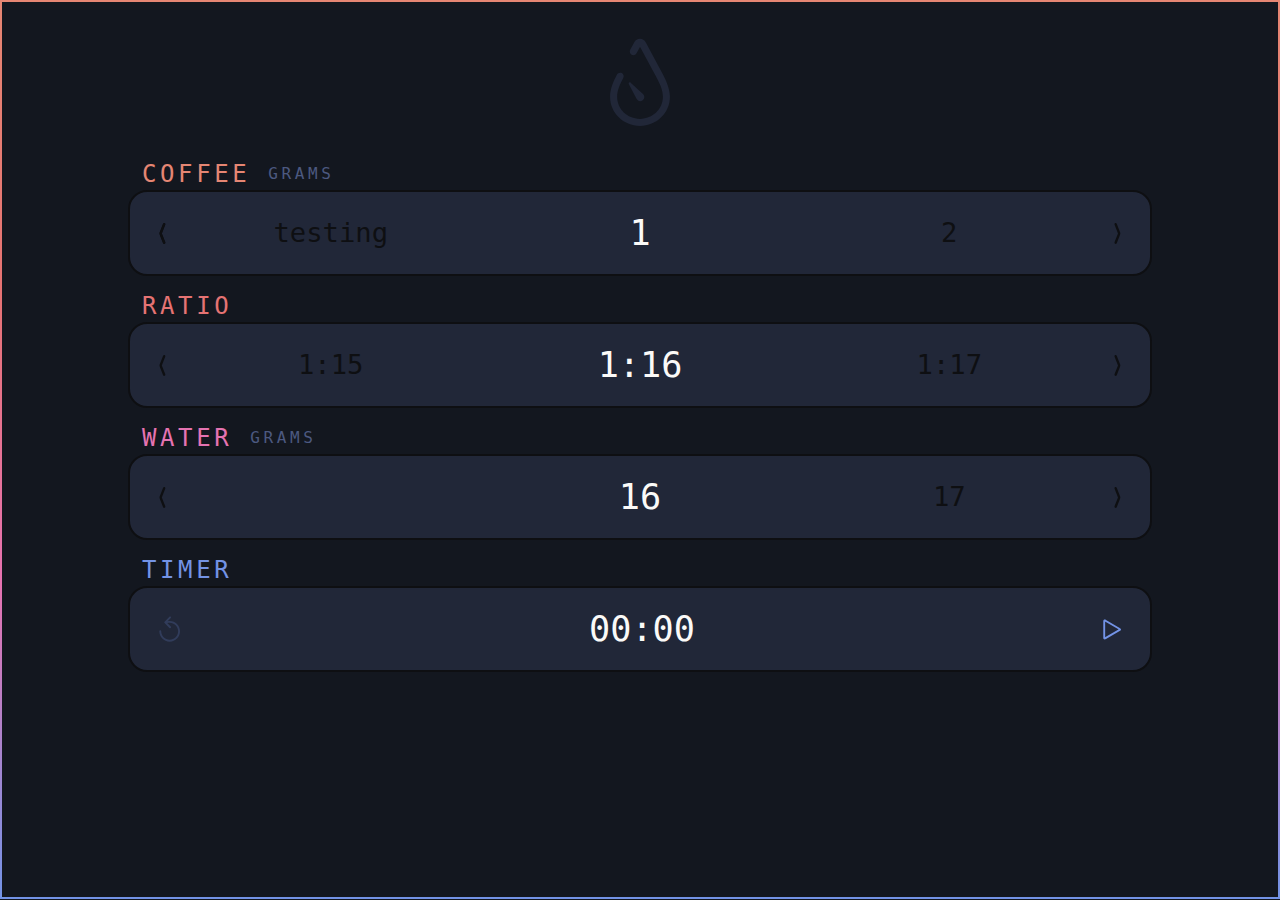
<file: index.html>
<!DOCTYPE html>
<html lang="en" dir="ltr">
  <head>
    <title>Coffee Timer App</title>
    <meta charset="utf-8">
    <link rel="shortcut icon" href="/favicon.ico"/>
    <link rel="stylesheet" href="./style.css" media="screen" />
    <link rel="manifest" href="./manifest.json" crossorigin="use-credentials">
    <script>
      if ('serviceWorker' in navigator) {
        navigator.serviceWorker.register('sw.js')
      }
    </script>
    <meta name="theme-color" content="#13171F"/>
    <!-- iOS web app configuration -->
    <meta name="apple-touch-fullscreen" content="yes" />
    <meta name="apple-mobile-web-app-capable" content="yes">
    <meta name="apple-mobile-web-app-title" content="Coffee Timer"/>
    <meta name="apple-mobile-web-app-status-bar-style" content="#13171F" />
    <meta name="viewport" content="width=device-width, initial-scale=1, maximum-scale=1, minimum-scale=1, user-scalable=no" />
    <!-- iOS web app icons -->
    <link rel="apple-touch-icon" sizes="192x192" href="https://coffeecollectiveapp.com/1024.png">
    <link rel=”apple-touch-icon” sizes="192x192" href=”https://levimardis.github.io/Coffee-App/apple-touch-icon-192x192.png”/>
    <link rel=”apple-touch-icon” sizes="180x180" href=”https://levimardis.github.io/Coffee-App/apple-touch-icon-180x180.png”/>
    <link rel=”apple-touch-icon” sizes="152x152" href=”https://levimardis.github.io/Coffee-App/apple-touch-icon-152x152.png”/>
    <link rel=”apple-touch-icon” sizes="120x120" href=”https://levimardis.github.io/Coffee-App/apple-touch-icon-120x120.png”/>
  </head>

<body>
  <div id="flex-container">
    <div>
      <svg width="60" height="88" viewBox="0 0 60 88" fill="none" xmlns="http://www.w3.org/2000/svg">
        <path fill-rule="evenodd" clip-rule="evenodd"
          d="M59.931 58.829C59.931 74.9964 46.6715 87.939 30 87.939C13.3285 87.939 0.0690308 74.9964 0.0690308 58.829C0.0690308 50.9029 3.35624 43.4817 6.97927 36.5282C7.90655 34.7486 10.1275 34.1064 11.8782 35.0872C13.5868 36.0443 14.2053 38.1908 13.2844 39.9191C10.1429 45.8146 7.15226 52.0832 7.15226 58.829C7.15226 71.1696 17.302 80.8872 30 80.8872C42.698 80.8872 52.8909 71.1696 52.8909 58.829C52.8909 51.3903 49.1334 44.2955 45.203 37.0288L30.5183 9.68175C30.3023 9.20877 29.784 9.16577 29.5681 9.68175L26.549 15.2877C25.5938 17.0614 23.3705 17.7081 21.613 16.7235C19.8978 15.7626 19.2687 13.6048 20.1988 11.8728L24.1693 4.47894C25.5082 2.07102 27.4518 0.867065 30 0.867065C32.505 0.867065 34.4486 2.07102 35.8307 4.52194L51.5088 33.6749C55.4392 40.9846 59.931 49.8423 59.931 58.829ZM32.7523 55.6435C34.9099 57.6039 34.9427 60.4548 32.7251 62.2482C30.4173 63.9535 27.6995 63.1651 26.3616 60.5751L18.8746 46.1481C18.1638 44.7841 19.6335 43.6551 20.7432 44.6902C20.7432 44.6902 30.5948 53.6831 32.7523 55.6435Z"
          fill="#212738" />
      </svg>
    </div>

    <div>
      <p>COFFEE&nbsp;<span>GRAMS</span></p>
      <div id="coffee-slider" class="slider">
        <span><img src="./images/left.svg" alt=""></span>
        <p id="pre-coffee">testing</p>
        <p id="coffee">1</p>
        <p id="post-coffee">2</p>
        <span></span>
      </div>
    </div>

    <div>
      <p>RATIO</p>
      <div id="ratio-slider">
        <span></span>
        <p id="pre-ratio">1:15</p>
        <p id="ratio">1:16</p>
        <p id="post-ratio">1:17</p>
        <span></span>
      </div>
    </div>

    <div>
      <p>WATER&nbsp;<span>GRAMS</span></p>
      <div id="water-slider" class="slider">
        <span></span>
        <p id="pre-water"></p>
        <p id="water">16</p>
        <p id="post-water">17</p>
        <span></span>
      </div>
    </div>

    <div>
      <p>TIMER</p>
      <div id="timer-slider">
        <button id="reset" disabled='true'></button>
        <p id="timer">00:00</p>
        <input type="checkbox" name="StartStopCheckBox" id="startStop" value="startStop">
        <label for="startStop"></label>
      </div>
    </div>
  </div>

  <script src="./scripts/slider.js" type="text/javascript"></script>
  <script src="./scripts/stopwatch.js" type="text/javascript"></script>
  <script src="./scripts/main.js" type="text/javascript"></script>
</body>

</html>
</file>
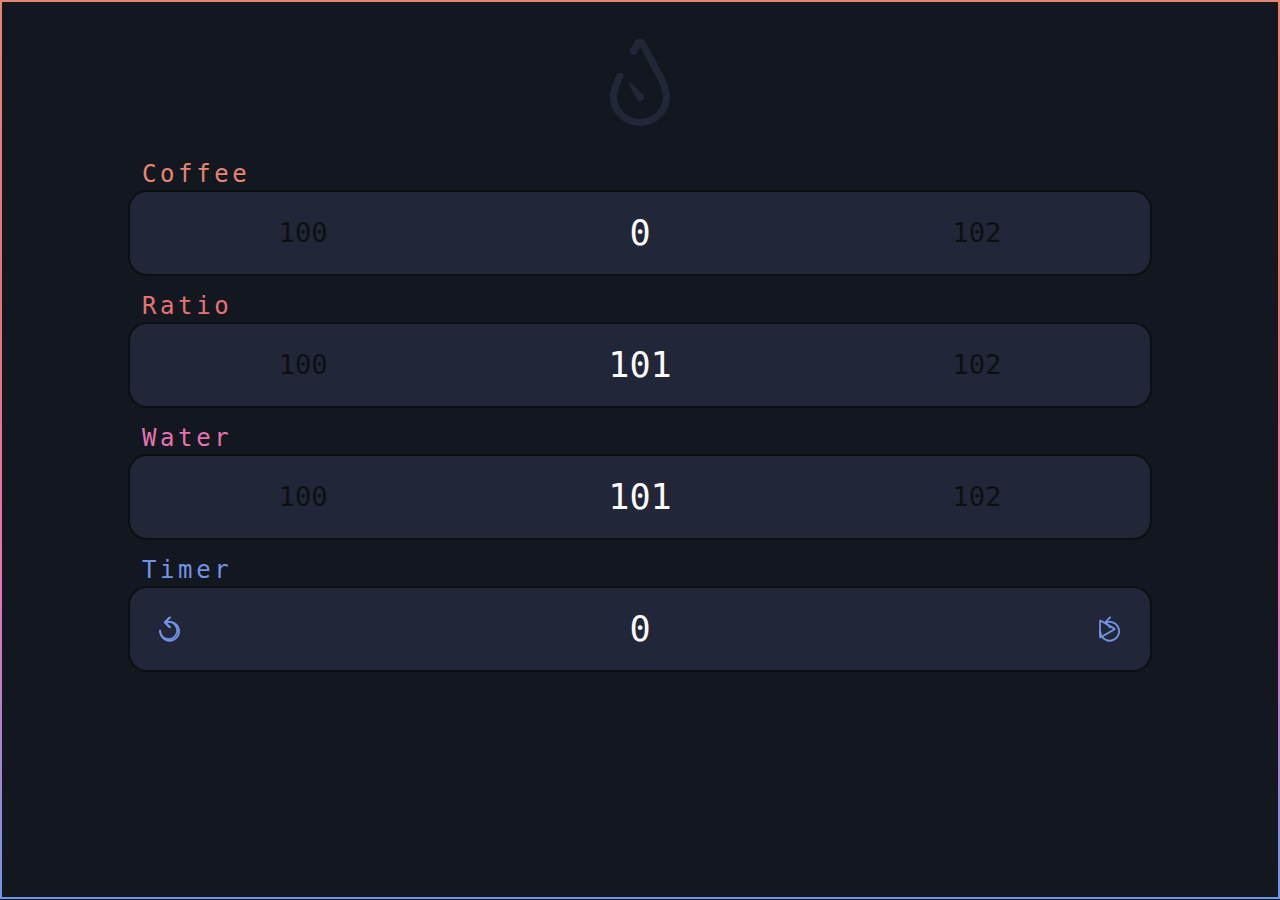
<file: view.html>
<head>
  <link rel="stylesheet" href="./style.css" media="screen" />
</head>

<body>
  <div id="flex-container">
    <div>
      <svg
        width="60"
        height="88"
        viewBox="0 0 60 88"
        fill="none"
        xmlns="http://www.w3.org/2000/svg"
      >
        <path
          fill-rule="evenodd"
          clip-rule="evenodd"
          d="M59.931 58.829C59.931 74.9964 46.6715 87.939 30 87.939C13.3285 87.939 0.0690308 74.9964 0.0690308 58.829C0.0690308 50.9029 3.35624 43.4817 6.97927 36.5282C7.90655 34.7486 10.1275 34.1064 11.8782 35.0872C13.5868 36.0443 14.2053 38.1908 13.2844 39.9191C10.1429 45.8146 7.15226 52.0832 7.15226 58.829C7.15226 71.1696 17.302 80.8872 30 80.8872C42.698 80.8872 52.8909 71.1696 52.8909 58.829C52.8909 51.3903 49.1334 44.2955 45.203 37.0288L30.5183 9.68175C30.3023 9.20877 29.784 9.16577 29.5681 9.68175L26.549 15.2877C25.5938 17.0614 23.3705 17.7081 21.613 16.7235C19.8978 15.7626 19.2687 13.6048 20.1988 11.8728L24.1693 4.47894C25.5082 2.07102 27.4518 0.867065 30 0.867065C32.505 0.867065 34.4486 2.07102 35.8307 4.52194L51.5088 33.6749C55.4392 40.9846 59.931 49.8423 59.931 58.829ZM32.7523 55.6435C34.9099 57.6039 34.9427 60.4548 32.7251 62.2482C30.4173 63.9535 27.6995 63.1651 26.3616 60.5751L18.8746 46.1481C18.1638 44.7841 19.6335 43.6551 20.7432 44.6902C20.7432 44.6902 30.5948 53.6831 32.7523 55.6435Z"
          fill="#212738"
        />
      </svg>
    </div>

    <div>
      <p>Coffee</p>
      <div id="coffee-slider">
        <p>100</p>
        <p id="coffee">0</p>
        <p>102</p>
      </div>
    </div>

    <div>
      <p>Ratio</p>
      <div id="ratio-slider">
        <p>100</p>
        <p id="ratio">101</p>
        <p>102</p>
      </div>
    </div>

    <div>
      <p>Water</p>
      <div id="water-slider">
        <p>100</p>
        <p id="water">101</p>
        <p>102</p>
      </div>
    </div>

    <div>
      <p>Timer</p>
      <div id="timer-slider">
        <button id="reset">
          <svg
            width="20"
            height="24"
            viewBox="0 0 18 22"
            fill="none"
            xmlns="http://www.w3.org/2000/svg"
          >
            <path
              d="M8.98438 9.75586C9.42383 9.75586 9.75586 9.42383 9.75586 8.97461C9.75586 8.76953 9.6875 8.57422 9.53125 8.41797L6.61133 5.51758C7.20703 5.39062 7.88086 5.33203 8.63281 5.33203C12.5488 5.33203 15.6836 8.4668 15.6836 12.3828C15.6836 16.3086 12.5488 19.4531 8.63281 19.4531C4.7168 19.4531 1.57227 16.3086 1.57227 12.3828C1.57227 11.9141 1.2793 11.5723 0.810547 11.5723C0.332031 11.5723 0 11.9141 0 12.3828C0 17.1777 3.84766 21.0254 8.63281 21.0254C13.418 21.0254 17.2559 17.1777 17.2559 12.3828C17.2559 7.59766 13.418 3.75977 8.63281 3.75977C8.05664 3.75977 7.49023 3.81836 6.93359 3.91602L9.54102 1.35742C9.6875 1.20117 9.75586 1.00586 9.75586 0.800781C9.75586 0.351562 9.42383 0 8.99414 0C8.75 0 8.55469 0.078125 8.41797 0.234375L4.39453 4.31641C4.23828 4.47266 4.15039 4.6875 4.15039 4.90234C4.15039 5.12695 4.22852 5.32227 4.39453 5.48828L8.41797 9.53125C8.56445 9.67773 8.75 9.75586 8.98438 9.75586Z"
              fill="#7393E6"
            />
          </svg>
        </button>
        <p id="timer"></p>
        <button id="startStop">
          <svg
            width="17"
            height="20"
            viewBox="0 0 15 18"
            fill="none"
            xmlns="http://www.w3.org/2000/svg"
          >
            <path
              d="M1.17188 17.2666C1.5625 17.2666 1.89453 17.1104 2.28516 16.8857L13.6719 10.3037C14.4824 9.8252 14.7656 9.5127 14.7656 8.99512C14.7656 8.47754 14.4824 8.16504 13.6719 7.69629L2.28516 1.10449C1.89453 0.879883 1.5625 0.733398 1.17188 0.733398C0.449219 0.733398 0 1.28027 0 2.12988V15.8604C0 16.71 0.449219 17.2666 1.17188 17.2666ZM1.66992 15.4014C1.61133 15.4014 1.57227 15.3623 1.57227 15.2842V2.70605C1.57227 2.62793 1.61133 2.58887 1.66992 2.58887C1.70898 2.58887 1.74805 2.6084 1.78711 2.6377L12.5977 8.8877C12.6465 8.91699 12.6855 8.94629 12.6855 8.99512C12.6855 9.04395 12.6465 9.08301 12.5977 9.10254L1.78711 15.3623C1.74805 15.3818 1.70898 15.4014 1.66992 15.4014Z"
              fill="#7393E6"
            />
          </svg>
        </button>
      </div>
    </div>
  </div>

  <svg
    width="5"
    height="18"
    viewBox="0 0 5 18"
    fill="none"
    xmlns="http://www.w3.org/2000/svg"
  >
    <!--Left Arrow-->
    <path
      d="M3.00781 17.0811C3.1543 17.4619 3.48633 17.7061 3.83789 17.7061C4.41406 17.7061 4.85352 17.2861 4.85352 16.71C4.85352 16.417 4.6875 16.0361 4.58984 15.7822L1.92383 8.99512L4.58984 2.20801C4.6875 1.9541 4.85352 1.56348 4.85352 1.28027C4.85352 0.713867 4.41406 0.293945 3.83789 0.293945C3.48633 0.293945 3.1543 0.52832 3.00781 0.90918L0.390625 7.56934C0.214844 8.01855 0 8.56543 0 8.99512C0 9.4248 0.214844 9.97168 0.390625 10.4209L3.00781 17.0811Z"
      fill="#13171F"
    />
  </svg>

  <svg
    width="5"
    height="18"
    viewBox="0 0 5 18"
    fill="none"
    xmlns="http://www.w3.org/2000/svg"
  >
    <!--Right Arrow-->
    <path
      d="M1.99219 17.0811L4.60938 10.4209C4.78516 9.97168 5 9.4248 5 8.99512C5 8.56543 4.78516 8.01855 4.60938 7.56934L1.99219 0.90918C1.8457 0.52832 1.51367 0.293945 1.15234 0.293945C0.576172 0.293945 0.146484 0.713867 0.146484 1.28027C0.146484 1.56348 0.3125 1.9541 0.400391 2.20801L3.06641 8.99512L0.400391 15.7822C0.3125 16.0361 0.146484 16.417 0.146484 16.71C0.146484 17.2861 0.576172 17.7061 1.15234 17.7061C1.51367 17.7061 1.8457 17.4619 1.99219 17.0811Z"
      fill="#13171F"
    />
  </svg>

  <script src="./slider.js" type="text/javascript"></script>
  <script src="./stopwatch.js" type="text/javascript"></script>
  <script src="./main.js" type="text/javascript"></script>
</body>
</file>
<file: style.css>
/*RESET*/

html, body, div, span, applet, object, iframe,
h1, h2, h3, h4, h5, h6, p, blockquote, pre,
a, abbr, acronym, address, big, cite, code,
del, dfn, em, img, ins, kbd, q, s, samp,
small, strike, strong, sub, sup, tt, var,
b, u, i, center,
dl, dt, dd, ol, ul, li,
fieldset, form, label, legend,
table, caption, tbody, tfoot, thead, tr, th, td,
article, aside, canvas, details, embed,
figure, figcaption, footer, header, hgroup,
menu, nav, output, ruby, section, summary,
time, mark, audio, video {
	margin: 0;
	padding: 0;
	border: 0;
	font-size: 100%;
	font: inherit;
	vertical-align: baseline;
}
/* HTML5 display-role reset for older browsers */
article, aside, details, figcaption, figure,
footer, header, hgroup, menu, nav, section {
	display: block;
}
body {
	line-height: 1;
}
ol, ul {
	list-style: none;
}
blockquote, q {
	quotes: none;
}
blockquote:before, blockquote:after,
q:before, q:after {
	content: '';
	content: none;
}
table {
	border-collapse: collapse;
	border-spacing: 0;
}





/*BODY*/

body {
		background: #13171F;
		height: 99.4vh;
		border-width: 2px;
		border-style: solid;
	  border-image-slice: 1;
		border-image-source: linear-gradient(180deg, #E68673 0%, #E67373 32%, #E673B1 65%, #7393E6 100%);
		overflow-x: hidden;
    overflow-y: hidden;
    touch-action: none;
}

#flex-container {
  display: flex;
  flex-direction: column;
  align-items: center;
  justify-content: space-between;
}

#flex-container > div:nth-child(1) {
	margin: 4vh 0vh 2vh 0vh;
}

p, button, input {
  -webkit-touch-callout: none; /* iOS Safari */
    -webkit-user-select: none; /* Safari */
     -khtml-user-select: none; /* Konqueror HTML */
       -moz-user-select: none; /* Old versions of Firefox */
        -ms-user-select: none; /* Internet Explorer/Edge */
            user-select: none; /* Non-prefixed version, currently
                                  supported by Chrome, Edge, Opera and Firefox */
}

/*SECTIONS*/
#flex-container > div {
  display: flex;
  flex-direction: column;
  align-items: flex-Start;
  margin: 2vh 0px 0px 0px;
}

/*titles*/
#flex-container > div > p {
  font-family: monospace;
  font-style: normal;
  font-weight: normal;
  font-size: 1.5rem;
  line-height: 1.5rem;
  display: flex;
  align-items: center;
  letter-spacing: 0.15em;
  margin: 0px 0px 4px 14px;
}

/*sliders*/
#flex-container > div > div {
  display: flex;
  align-items: center;
  justify-content: space-between;
	padding: 1rem 1.8rem;
	background: #212738;
  border: 2px solid #0E0F12;
  box-sizing: border-box;
  border-radius: 1.2rem;
  width: 80vw;
  height: 8vh;
	min-height: 86px;
}

/*arrows*/
#flex-container > div > div > span:nth-of-type(1) {
	background:url("./images/left.svg") no-repeat;
	width: 7px;
	height: 22px;
}
#flex-container > div > div > span:nth-of-type(2) {
	background:url("./images/right.svg") no-repeat;
	width: 7px;
	height: 22px;
}

/*3 text boxes*/
#flex-container > div > div > p {
  font-family: monospace;
  font-style: normal;
  font-weight: normal;
  text-align: center;
  font-size: 2.2rem;
  line-height: 2.2rem;
	width: 30%;
  color: #FBFAF8;
}

#flex-container > div > div p:nth-of-type(odd):not(#timer) {
  color: #0E0F12;
	font-size: 1.7rem;
	line-height: 1.7rem;
}

/*---COFFEE*/
#flex-container > div:nth-child(2) > p {
	color: #E58673;
}


/*---RATIO*/
#flex-container > div:nth-child(3) > p {
	color: #E57373;
}


/*---WATER*/
#flex-container > div:nth-child(4) > p {
	color: #E573B1;
}
#flex-container > div > p > span {
	display: inline-block;
	color: #4C5980;
	font-size: 1rem;
	line-height: 1rem;
}


/*---TIMER*/
#flex-container > div:nth-child(5) > p {
	color: #7393E5;
}

#timer-slider button {
	background:url("./images/reset.svg") no-repeat;
	height: 26px;
	width: 22px;
	border: none;
  background-color: transparent;
  font-family: monospace;
	display: flex;
	align-items: center;
	padding: 0px;
}

#timer-slider button:disabled {
	opacity: 0.2;
}

input[type=checkbox] {
    display:none;
}

input[type=checkbox] + label {
    background:url("./images/play.svg") no-repeat;
    height: 21px;
    width: 18px;
}

input[type=checkbox]:checked + label {
    background:url("./images/pause.svg") no-repeat;
    height: 21px;
    width: 18px;
}
</file>
